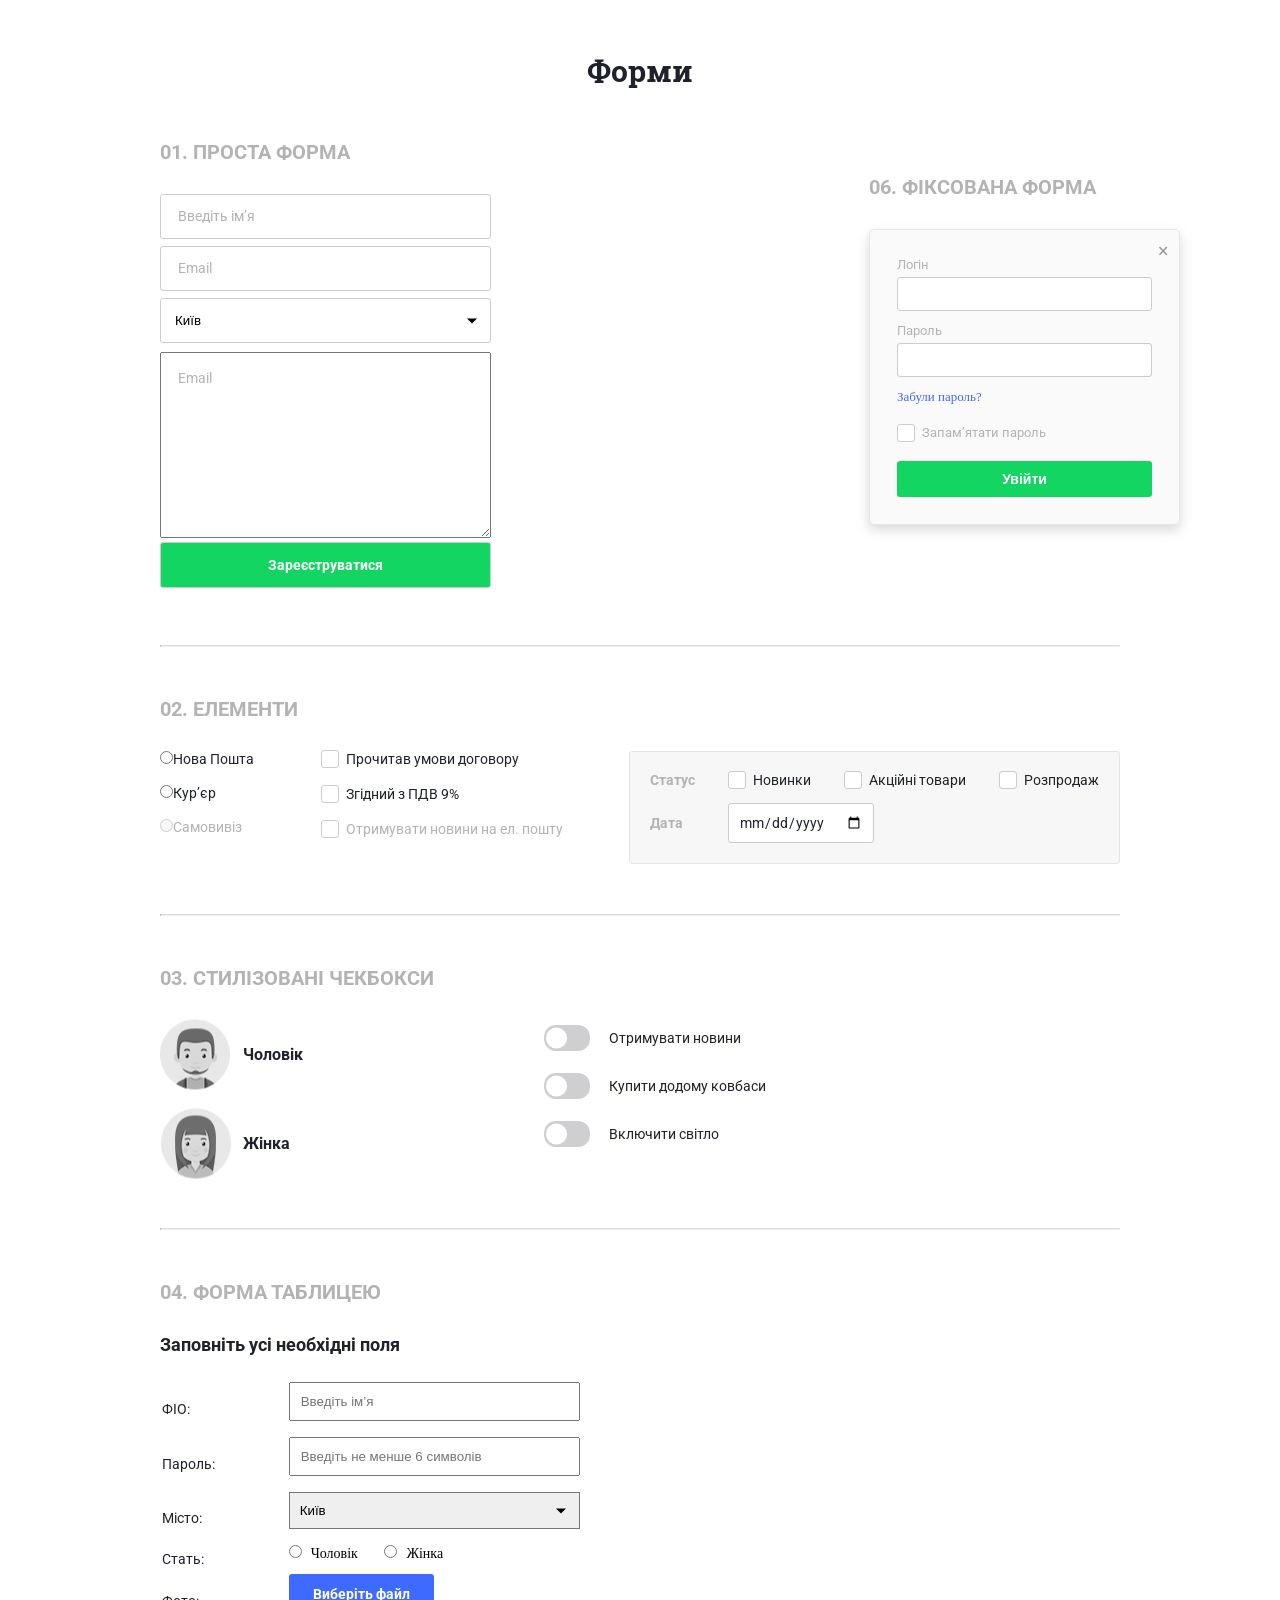
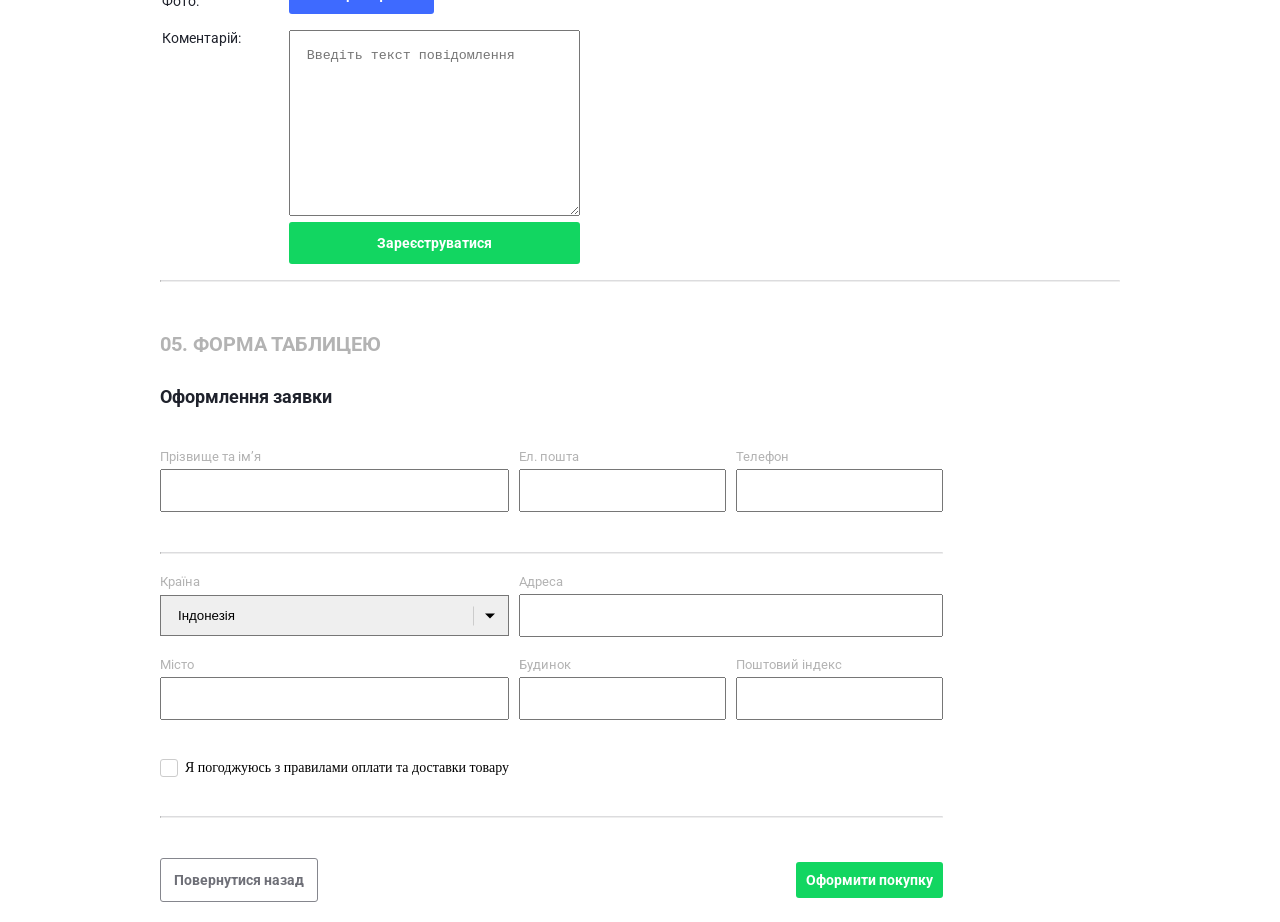
<file: index.html>
<!DOCTYPE html>
<html lang="uk">

<head>
    <meta charset="UTF-8">
    <meta http-equiv="X-UA-Compatible" content="IE=edge">
    <meta name="viewport" content="width=device-width, initial-scale=1.0">
    <link rel="preconnect" href="https://fonts.googleapis.com">
    <link rel="preconnect" href="https://fonts.gstatic.com" crossorigin>
    <link href="https://fonts.googleapis.com/css2?family=Roboto+Slab:wght@700&family=Roboto:wght@400;700&display=swap"
        rel="stylesheet">
    <link rel="stylesheet" href="css/style.css">
    <title>Document</title>
</head>

<body>
    <header>
        <div class="header-title">
            <h1>Форми</h1>
        </div>
        <div class="wrapper">
            <section class="easy-form">
                <h2>01. проста форма</h2>
                <form action="index.php" method="post">
                    <label><input type="text" name="name" placeholder="Введіть ім’я"></label>
                    <label><input type="email" name="email" placeholder="Email"></label>
                    <label class="city arow">
                        <select name="city">
                            <option disabled>Ваше місто</option>
                            <option value="kyiv">Київ</option>
                            <option value="Lviv">Львів</option>
                            <option value="Khmelnytskyi">Хмельницький</option>
                        </select>
                    </label>
                    <textarea name="email-info" cols="30" rows="10" placeholder="Email"></textarea>
                    <label><input type="submit" value="Зареєструватися"></label>
                </form>
            </section>
            <hr>
        </div>
    </header>
    <main>
        <div class="wrapper">
            <h2>02. елементи</h2>
            <section class="df-sb elements">
                <form class="delivery" action="index.php" method="post">
                    <label><input type="radio" name="delivery" value="Nova_Pochta">Нова Пошта</label>
                    <label><input type="radio" name="delivery" value="Courier">Кур’єр</label>
                    <label class="disabled"><input type="radio" value="Self_pickup" disabled>Самовивіз</label>
                </form>
                <form class="news-checkbox" action="index.php" method="post">
                    <div>
                        <input type="checkbox" name="newsE-mail" id="newsE-mail">
                        <label for="newsE-mail">Прочитав умови договору</label>
                    </div>
                    <div>
                        <input type="checkbox" name="consent" id="consent">
                        <label for="consent">Згідний з ПДВ 9%</label>
                    </div>
                    <div>
                        <input type="checkbox" name="news_on_email" id="get_news" disabled>
                        <label for="get_news">Отримувати новини на ел. пошту</label>
                    </div>
                </form>
                <form class="status-date" action="index.php" method="post">
                    <div class="status df">
                        <h3>Статус</h3>
                        <div><input type="checkbox" name="news" id="news"><label for="news">Новинки</label></div>
                        <div><input type="checkbox" name="action" id="action"><label for="action">Акційні товари</label>
                        </div>
                        <div><input type="checkbox" name="sale" id="sale"><label for="sale">Розпродаж</label></div>
                    </div>
                    <div class="df date-form">
                        <h3>Дата</h3>
                        <label><input type="date" id=""></label>
                    </div>
                </form>
            </section>
            <hr>
            <h2>03. стилізовані чекбокси</h2>
            <section class="style-checkbox df-sb">
                <form action="index.php" method="post" class="gender df">
                    <div>
                        <input type="radio" name="gender" id="man" value="man">
                        <label for="man">Чоловік</label>
                    </div>
                    <div>
                        <input type="radio" name="gender" id="woman" value="woman">
                        <label for="woman">Жінка</label>
                    </div>
                </form>
                <form action="index.php" method="post" class="style-checkbox-container">
                    <div>
                        <input type="checkbox" name="Receive_news" id="Receive_news">
                        <label for="Receive_news">Отримувати новини</label>
                    </div>
                    <div>
                        <input type="checkbox" name="Buy_home_sausages" id="Buy_home_sausages">
                        <label for="Buy_home_sausages">Купити додому ковбаси</label>
                    </div>
                    <div>
                        <input type="checkbox" name="Turn_on_the_light" id="Turn_on_the_light">
                        <label for="Turn_on_the_light">Включити світло</label>
                    </div>
                </form>
            </section>
            <hr>
            <section class="table-form">
                <h2>04. форма таблицею</h2>
                <p>Заповніть усі необхідні поля</p>
                <form action="input.php" method="post">
                    <table>
                        <tr>
                            <td>ФІО:</td>
                            <td><input type="text" placeholder="Введіть ім’я"></td>
                        </tr>
                        <tr>
                            <td>Пароль:</td>
                            <td><input type="password" placeholder="Введіть не менше 6 символів"></td>
                        </tr>
                        <tr>
                            <td>Місто:</td>
                            <td>
                                <label class="arow">
                                    <select name="my_city">
                                        <option disabled>Ваше місто</option>
                                        <option value="kyiv">Київ</option>
                                        <option value="Lviv">Львів</option>
                                        <option value="Khmelnytskyi">Хмельницький</option>
                                    </select>
                                </label>
                            </td>
                        </tr>
                        <tr>
                            <td>Стать:</td>
                            <td>
                                <label><input type="radio" name="sex">Чоловік</label>
                                <label><input type="radio" name="sex">Жінка</label>
                            </td>
                        </tr>
                        <tr>
                            <td>Фото:</td>
                            <td>
                                <input type="file" name="file" id="file">
                                <label for="file">Виберіть файл</label>
                            </td>
                        </tr>
                        <tr>
                            <td>Коментарій:</td>
                            <td>
                                <textarea cols="30" rows="10" placeholder="Введіть текст повідомлення"></textarea>
                            </td>
                        </tr>
                        <tr>
                            <td></td>
                            <td colspan="2"><input type="submit" value="Зареєструватися"></td>
                        </tr>
                    </table>
                </form>
            </section>
            <hr>
            <section class="table-application">
                <h2>05. форма таблицею</h2>
                <p>Оформлення заявки</p>
                <form action="index.php" method="post">
                    <table>
                        <tr>
                            <td><input type="text" id="name"><label for="name">Прізвище та ім’я</label></td>
                            <td><input type="email" id="mail"><label for="mail">Ел. пошта</label></td>
                            <td><input type="tel" id="tel"><label for="tel">Телефон</label></td>
                        </tr>
                        <tr>
                            <td colspan="3">
                                <hr>
                            </td>
                        </tr>
                        <tr>
                            <td>
                                <div class="arow select-arow">
                                    <select name="country" id="country">
                                        <option value="Індонезія">Індонезія</option>
                                        <option value="Україна">Україна</option>
                                        <option value="Польша">Польша</option>
                                        <option value="Велика Британія">Велика Британія</option>
                                        <option value="Індія">Індія</option>
                                    </select>
                                </div>
                                <label for="country">Країна</label>
                            </td>
                            <td colspan="2"><input type="text"><label for="">Адреса</label></td>
                        </tr>
                        <tr>
                            <td><input type="text" name="city" id="city"><label for="city">Місто</label></td>
                            <td><input type="text" name="home" id="home"><label for="home">Будинок</label></td>
                            <td><input type="text" name="zip_code" id="zip_code"><label for="zip_code">Поштовий
                                    індекс</label></td>
                        </tr>
                        <tr>
                            <td class="3"><input type="checkbox" id="i_accept_the_rules"><label
                                    for="i_accept_the_rules">Я погоджуюсь з правилами оплати та доставки товару</label>
                            </td>
                        </tr>
                        <tr>
                            <td colspan="3">
                                <hr>
                            </td>
                        </tr>
                        <tr class="table-form-button">
                            <td><a href="/">Повернутися назад</a></td>
                            <td></td>
                            <td><input type="submit" value="Оформити покупку"></td>
                        </tr>
                    </table>
                </form>
            </section>
            <section class="fixed_form">
                <h2>06. фіксована форма</h2>
                <form action="index.html" method="post">
                    <span>&times;</span>
                    <div><input type="text"><label for="">Логін</label></div>
                    <div><input type="password"><label for="">Пароль</label></div>
                    <a href="#">Забули пароль?</a>
                    <div><input type="checkbox" name="remember" id="remember"><label for="remember">Запам’ятати пароль</label></div>
                    <div><input type="submit" value="Увійти"></div>
                </form>
            </section>
        </div>
    </main>
</body>

</html>
</file>
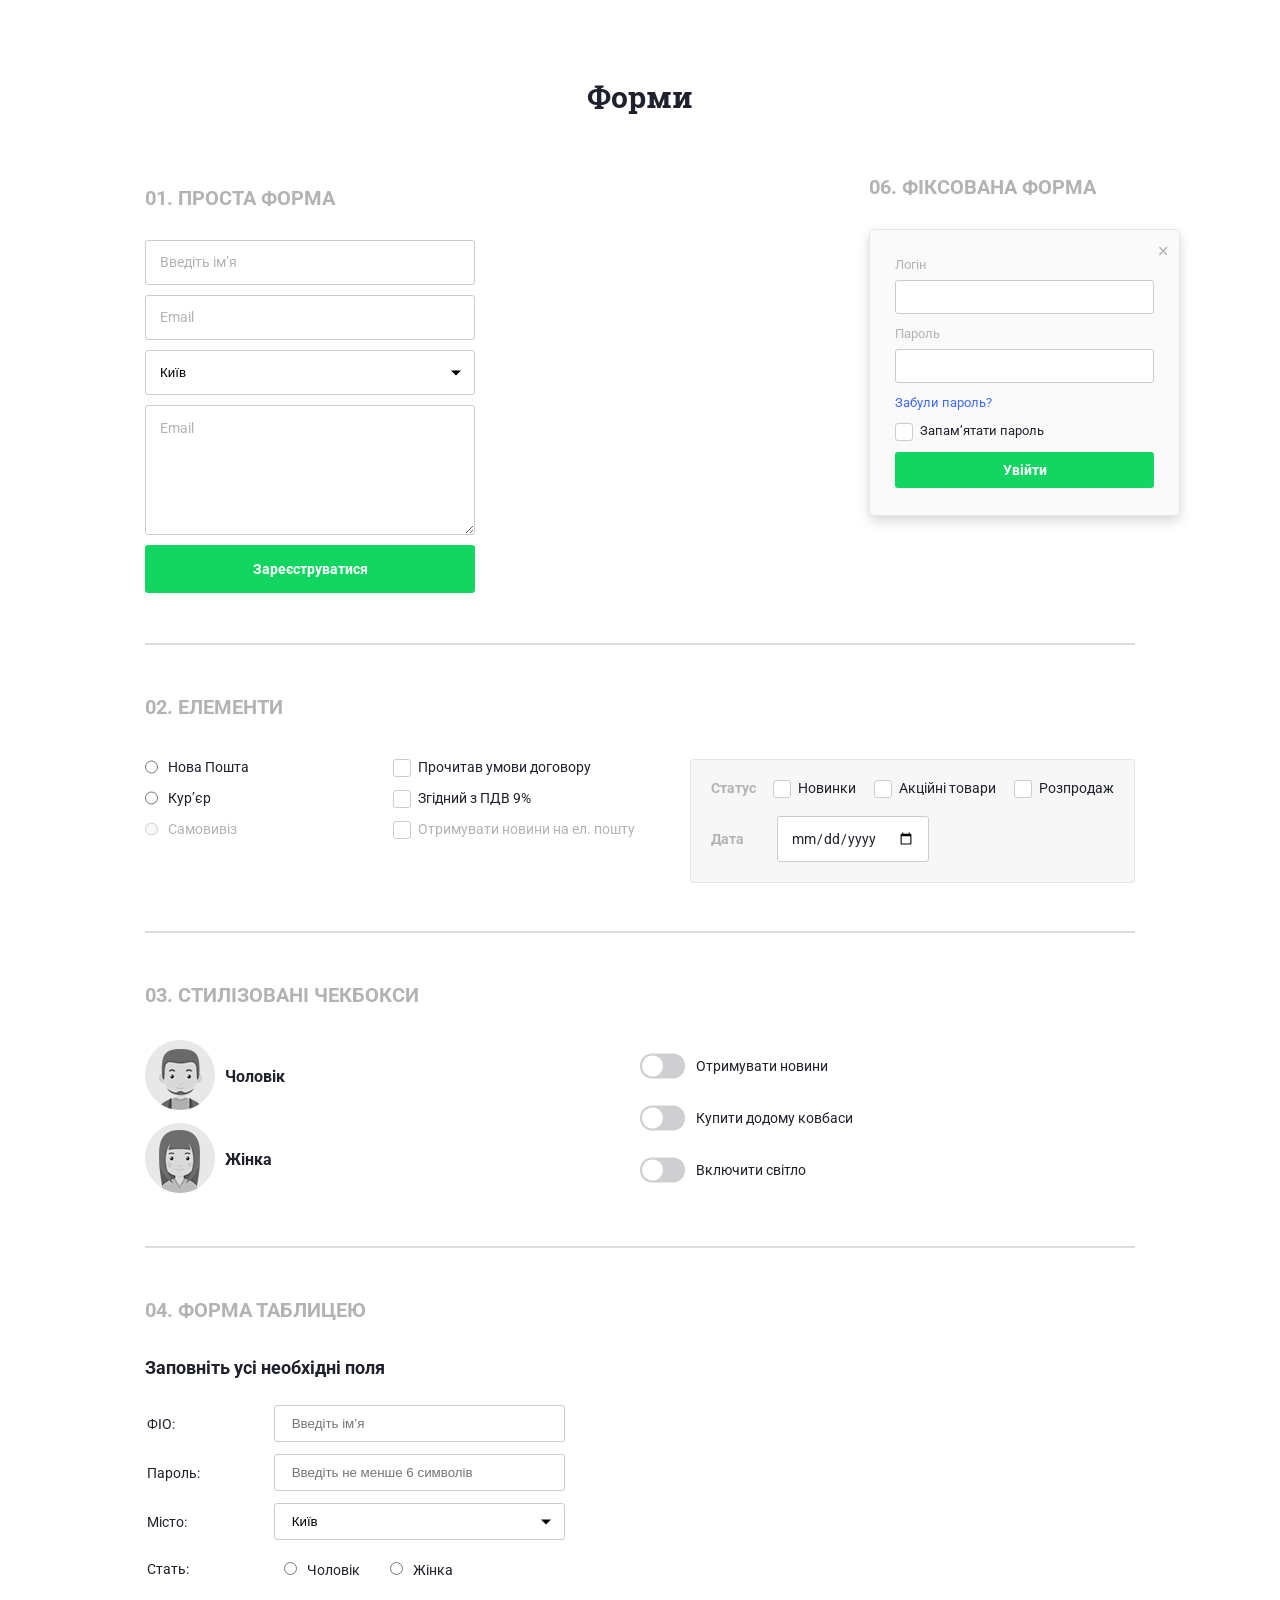
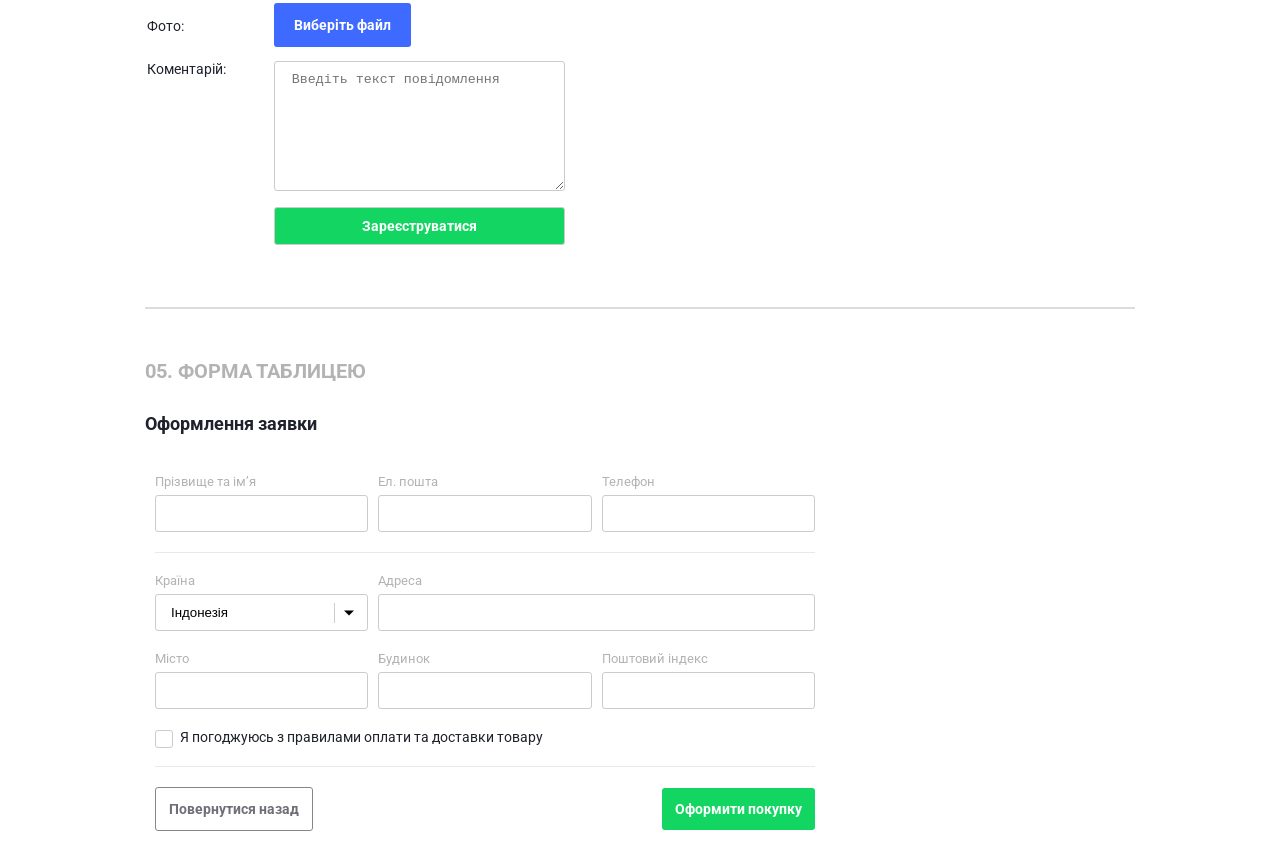
<file: docs/index.html>
<!DOCTYPE html><html lang="uk"><head><meta charset="UTF-8"><meta http-equiv="X-UA-Compatible" content="IE=edge"><meta name="viewport" content="width=device-width, initial-scale=1.0"><link rel="stylesheet" href="css/styles.css"><link rel="preconnect" href="https://fonts.googleapis.com">
<link rel="preconnect" href="https://fonts.gstatic.com" crossorigin>
<link href="https://fonts.googleapis.com/css2?family=Roboto+Slab:wght@700&family=Roboto:ital,wght@0,400;0,700;1,400;1,700&display=swap" rel="stylesheet"><title>Форми</title></head><body> <header><div class="wrapper"><div class="title"><h1>Форми</h1></div><section><div class="easy-form-container"><p class="form-name">01. проста форма</p><form class="easy-form" action="index.php" method="post"><label> <input class="input-style" type="text" name="name" placeholder="Введіть ім’я"></label><label><input class="input-style" type="email" name="email" placeholder="Email"></label><label class="select-arow arow"><select class="input-style" name="city"><option disabled>Ваше місто</option><option value="kyiv">Київ</option><option value="Lviv">Львів</option><option value="Khmelnytskyi">Хмельницький</option></select></label><textarea class="input-style" name="sms" cols="30" rows="10" placeholder="Email"></textarea><label><button class="register-button" type="submit">Зареєструватися</button></label></form></div></section><hr></div></header><main><div class="wrapper"><section class="elements-section"><div class="elements-container"><p class="form-name">02. елементи</p><form class="elements-form" action="index.php" method="post"><div class="delivery-container"><div class="delivery"><label class="flex-input"><input type="radio" name="delivery"><p>Нова Пошта  </p></label><label class="flex-input"><input type="radio" name="delivery"><p>Кур’єр</p></label><label class="flex-input disable"><input type="radio" name="delivery" disabled><p>Самовивіз</p></label></div><div class="news-checkbox"><div>                               <input type="checkbox" name="terms" id="terms"><label class="flex-input style-checkbox" for="terms"><p>Прочитав умови договору  </p></label></div><div><input type="checkbox" name="pdvCompliant" id="pdvCompliant"><label class="flex-input style-checkbox" for="pdvCompliant"><p>Згідний з ПДВ 9%</p></label></div><div><input type="checkbox" name="newsOnEmail" id="newsOnEmail" disabled><label class="flex-input disable style-checkbox" for="newsOnEmail"><p>Отримувати новини на ел. пошту</p></label></div></div></div><div class="date-container"><div class="status"><div class="disable"><p>Статус</p></div><div><input type="checkbox" name="news" id="news"><label class="flex-input style-checkbox" for="news"><p>Новинки  </p></label></div><div> <input type="checkbox" name="action" id="action"><label class="flex-input style-checkbox" for="action"><p>Акційні товари</p></label></div><div> <input type="checkbox" name="sale" id="sale"><label class="flex-input style-checkbox" for="sale"><p>Розпродаж</p></label></div></div><div class="date"><div class="disable"><p>Дата</p></div><div> <input type="date" name="date"></div></div></div></form></div></section><hr><section class="style-checkbox-section"><p class="form-name">03. стилізовані чекбокси </p><form class="style-checkbox-form" action="index.php" method="post"><div class="gender"><div class="boy"><input type="radio" name="gender" id="boy"><label for="boy"> <p>Чоловік</p></label></div><div class="girl"><input type="radio" name="gender" id="girl"><label for="girl"> <p>Жінка</p></label></div></div><div class="style-checkbox-container"><div> <input type="checkbox" name="get_news" id="get_news"><label for="get_news"> <p>Отримувати новини</p></label></div><div> <input type="checkbox" name="shopping" id="shopping"><label for="shopping"> <p>Купити додому ковбаси</p></label></div><div> <input type="checkbox" name="turn ligt" id="turn ligt"><label for="turn ligt"> <p>Включити світло</p></label></div></div></form></section><hr><section class="table-form-section"><p class="form-name">04. форма таблицею</p><p class="duty">Заповніть усі необхідні поля</p><table><tr><td> <label for="table-name"> <p>ФІО:</p></label></td><td> <input type="text" name="table-name" id="table-name" placeholder="Введіть ім’я"></td></tr><tr><td> <label for="table-password"> <p>Пароль:</p></label></td><td> <input type="text" name="table-name" id="table-password" placeholder="Введіть не менше 6 символів" minlength="6"></td></tr><tr><td> <label for="table-city"> <p>Місто:</p></label></td><td><label class="arow"><select class="input-style arow" name="city" id="table-city"><option disabled>Ваше місто</option><option value="kyiv">Київ</option><option value="Lviv">Львів</option><option value="Khmelnytskyi">Хмельницький</option></select></label></td></tr><tr><td> <label for="table-boy"> <p>Стать:</p></label></td><td class="table-gender-td"><label class="table-gender"><input type="radio" name="table-gender" id="table-boy"><p>Чоловік</p></label><label class="table-gender"><input type="radio" name="table-gender" id="table-girl"><p>Жінка</p></label></td></tr><tr><td class="table-file"><label for="table-foto"> <p>Фото:</p></label></td><td class="table-file"><input type="file" name="table-foto" id="table-foto"><label for="table-foto">Виберіть файл</label></td></tr><tr class="table-textarea"><td> <label for="comments"> <p>Коментарій:</p></label></td><td> <textarea name="comments" placeholder="Введіть текст повідомлення" cols="30" rows="10" id="comments"></textarea></td></tr><tr> <td></td><td> <input type="submit" value="Зареєструватися"></td></tr></table></section><hr><section class="big-table-form"><p class="form-name">05. форма таблицею</p><p class="design">Оформлення заявки</p><form action="index.php" method="post"> <table><thead><tr><td><label for="name-registration"> <p>Прізвище та ім’я</p></label><input type="text" name="name-registration" id="name-registration"></td><td><label for="email-registration"> <p>Ел. пошта</p></label><input type="text" name="email-registration" id="email-registration"></td><td><label for="table-phone"> <p>Телефон</p></label><input type="text" name="table-phone" id="table-phone"></td></tr><tr class="hr-tr"><td colspan="3"><hr></td></tr></thead><tbody> <tr><td><label for="country"> <p>Країна</p></label><label class="arow line"><select class="input-style arow" name="country" id="country"><option value="Indonesia">Індонезія</option><option value="Ukraine">Україна</option><option value="Brazil">Бразилія</option><option value="Germany">Німетчина</option></select></label></td><td colspan="2"><label for="address"><p>Адреса</p></label><input type="text" name="address"></td></tr><tr><td><label for="name-registration"> <p>Місто</p></label><input type="text" name="name-registration" id="name-registration"></td><td><label for="email-registration"> <p>Будинок</p></label><input type="text" name="email-registration" id="email-registration"></td><td><label for="table-phone"> <p>Поштовий індекс</p></label><input type="text" name="table-phone" id="table-phone"></td></tr></tbody><tfoot><tr><td colspan="3"><input type="checkbox" name="rules" id="rules"><label class="flex-input style-checkbox" for="rules"><p>Я погоджуюсь з правилами оплати та доставки товару </p></label></td></tr><tr> <td colspan="3"><hr></td></tr><tr><td> <a class="table-button" href="#">Повернутися назад</a></td><td colspan="2"><button class="table-submit" type="submit">Оформити покупку</button></td></tr></tfoot></table></form></section></div></main><footer><section class="fixed_form"><p class="form-name">06. фіксована форма</p><form action="index.php" method="post"><span>×</span><div> <label class="input-label" for="login"><p>Логін</p><input type="text" name="login" id="login"></label></div><div> <label class="input-label" for="fixed-password"><p>Пароль</p><input type="password" name="fixed-password" id="fixed-password"></label></div><div class="forgot-password"><a href="#">Забули пароль?</a></div><div class="remember"><input type="checkbox" name="remember" id="remember"><label for="remember"><p>Запам’ятати пароль</p></label></div><div class="enter"><a href="#">Увійти</a></div></form></section></footer></body></html>
</file>
<file: css/style.css>
* {
    margin: 0;
    padding: 0;
    box-sizing: border-box;
}

select {
    appearance: none;
}

html {
    font-size: 1px;
}

body {
    font-size: 14rem;
}

.df {
    display: flex;
}

.df-sb {
    display: flex;
    justify-content: space-between;
}

.wrapper {
    margin: auto;
    max-width: 960px;
}

.header-title {
    width: 100%;
    min-height: 140px;
    display: flex;
    justify-content: center;
    align-items: center;
}

h1 {
    font-size: 30rem;
    color: #1f222c;
    font-weight: 700;
    font-family: "Roboto Slab";
    text-align: center;
}

.easy-form {
    width: 331px;
}

h2 {
    font-size: 20rem;
    letter-spacing: 0px;
    text-transform: uppercase;
    color: #b3b3b3;
    font-weight: 700;
    font-family: "Roboto";
    margin-bottom: 30px;
}

.easy-form input {
    width: 100%;
    padding: 14px 17px;
    border-radius: 3px;
    margin-bottom: 7px;
    border: 1px solid #ccc;
    outline: none;
}

.easy-form input:focus,
.easy-form textarea:focus {
    font-size: 14rem;
    color: #1f222c;
    font-family: "Roboto";
    filter: drop-shadow(0 0 2.5px rgba(62, 106, 255, 0.55));
    border: 1px solid #3e6aff;
}

.easy-form select {
    background: transparent;
    width: 100%;
    margin-bottom: 9px;
    padding: 14px;
    border-radius: 3px;
    border: 1px solid #ccc;
    appearance: none;
}

.arow {
    position: relative;
}

.arow::before {
    content: "";
    position: absolute;
    top: 50%;
    right: 14px;
    transform: translateY(-25%);
    border: 5px solid transparent;
    border-top-color: #000;
}

.easy-form select::before {
    content: "";
    position: absolute;
    display: inline-block;
    top: 50%;
    right: 14px;
    border-top: 5px solid #1f222c;
    transform: translate(-50%);
}

.easy-form textarea {
    width: 100%;
    min-height: 131px;
    max-height: 260px;
    padding: 17px;
    outline: none;
    resize: vertical;
}

.easy-form textarea::placeholder,
.easy-form input::placeholder {
    font-size: 14rem;
    color: #b3b3b3;
    font-family: "Roboto";
}

.easy-form input[type="submit"] {
    border-radius: 3px;
    background-color: #12d661;
    transition: 0.3s;
    font-size: 14rem;
    color: #fff;
    font-weight: 700;
    font-family: "Roboto";
    text-align: center;
}

.easy-form input[type="submit"]:hover {
    background-color: #07be51;
    filter: drop-shadow(0px 2px 2.5px rgba(8, 118, 52, 0.35));
}

.easy-form {
    margin-bottom: 50px;
}

hr {
    border-top: 1px solid #dcdcde;
    margin-bottom: 50px;
}

.elements label {
    font-size: 14rem;
    color: #1f222c;
    font-family: "Roboto";
}

.style-checkbox {
    display: flex;
    justify-content: space-between;
}

.style-checkbox-container {
    width: 60%;
}

.delivery,
.news-checkbox,
.style-checkbox-container {
    display: flex;
    flex-direction: column;
    row-gap: 18px;
}

.delivery label {
    color: #1f222c;
    font-family: "Roboto";
}

.wrapper .disabled {
    color: #b3b3b3;
    font-family: "Roboto";
}

.news-checkbox input[disabled]+label {
    color: #b3b3b3;
    font-family: "Roboto";
}

.status-date {
    padding: 20px;
    min-width: 474px;
    border-radius: 3px;
    background-color: #f7f7f7;
    border: 1px solid #e5e5e5;
    margin-bottom: 50px;
}

.status-date h3 {
    font-size: 14rem;
    color: #b3b3b3;
    font-weight: 700;
    font-family: "Roboto";
}

.status {
    width: 100%;
    margin-bottom: 14px;
    column-gap: 33px;
}

.elements input[type="checkbox"],
.table-application table input[type="checkbox"] {
    display: none;
}

.status label,
.news-checkbox label,
.table-application table tr:nth-child(5) label,
.fixed_form form input[type="checkbox"]+label {
    position: relative;
    padding-left: 25px;
}

.status label::before,
.news-checkbox label::before,
.table-application table tr:nth-child(5) label::before,
.fixed_form form input[type="checkbox"]+label::before {
    content: "";
    width: 16px;
    height: 16px;
    position: absolute;
    top: 50%;
    left: 0;
    transform: translateY(-50%);
    border-radius: 3px;
    background-color: #fff;
    border: 1px solid #ccc;
}

.status input:checked+label::before,
.news-checkbox input:checked+label::before,
.table-application table tr:nth-child(5):checked+label::before .fixed_form form input[type="checkbox"]:checked+label {
    border: 1px solid #3e6aff;
}

.status input:checked+label::after,
.news-checkbox input:checked+label::after,
.table-application table tr:nth-child(5) input:checked+label::after,
.fixed_form form input[type="checkbox"]:checked+label::after {
    content: "";
    position: absolute;
    top: 4px;
    left: 5px;
    width: 7px;
    height: 4px;
    transform: rotate(-45deg);
    border: 2px solid #244dd7;
    border-top: none;
    border-right: none;
}

.date-form {
    align-items: center;
    column-gap: 45px;
}

.date-form input[type="date"] {
    font-size: 14rem;
    color: #1f222c;
    font-family: "Roboto";
    padding: 10px;
    border-radius: 3px;
    background-color: #ffffff;
    border: 1px solid #cccccc;
}

.gender {
    flex-direction: column;
    row-gap: 70px;
    padding: 25px 0;
    margin-bottom: 50px;
}

.gender input,
.style-checkbox-container input {
    display: none;
}

.gender input:checked+label {
    font-size: 16rem;
    color: #3e6aff;
    font-weight: 700;
    font-family: "Roboto";
}

.gender label {
    position: relative;
    padding: 25px 0px 25px 83px;
    font-size: 16rem;
    color: #1f222c;
    font-weight: 700;
    font-family: "Roboto";
}

.gender label:before {
    content: '';
    width: 71px;
    height: 71px;
    position: absolute;
    top: 50%;
    left: 0;
    transform: translateY(-50%);
    background: url("../img/forms-sprite.png");
}

.gender label[for="woman"]:before {
    background-position: -72px 0;
}

.gender input:checked+label[for="man"]:before {
    background-position: 0 -72px;
}

.gender input:checked+label[for="woman"]:before {
    background-position: -72px -73px;
}

.style-checkbox-container label {
    position: relative;
    padding-left: 65px;
    color: #1f222c;
    font-family: "Roboto";
}

.style-checkbox-container {
    padding-top: 10px;
    row-gap: 31px;
}

.style-checkbox-container label::before {
    content: '';
    width: 46px;
    height: 26px;
    border-radius: 12px;
    background-color: #cfcfd1;
    transform: translateY(-50%);
    transition: 0.5s;
    position: absolute;
    top: 50%;
    left: 0;
}

.style-checkbox-container label::after {
    content: '';
    width: 21px;
    height: 21px;
    border-radius: 50%;
    background-color: #ffffff;
    transition: 0.3s;
    transform: translateY(-50%);
    position: absolute;
    top: 50%;
    left: 2px;
}

.style-checkbox-container input:checked+label::before {
    background-color: #3e6aff;
}

.style-checkbox-container input:checked+label::after {
    left: 22px;
}

.table-form>p {
    font-size: 18rem;
    color: #1f222c;
    font-weight: 700;
    font-family: "Roboto";
    margin-bottom: 25px;
}

.table-form table tr:nth-child(4) td:last-child label input {
    margin-right: 9px;
}

.table-form table tr:nth-child(4) td:last-child label:first-child {
    margin-right: 23px;
}

.table-form table tr td:first-child {
    width: 30%;
    font-size: 14rem;
    color: #1f222c;
    ;
    font-family: "Roboto";
}

.table-form table input[type="file"] {
    width: 0.1px;
    height: 0.1px;
    position: absolute;
    top: 0;
    left: 0;
    z-index: -1;
}

.table-form table label[for="file"] {
    display: inline-block;
    width: 50%;
    padding: 12px;
    margin-bottom: 14px;
    border-radius: 3px;
    transition: 0.3s;
    background-color: #3e6aff;
    font-size: 14px;
    color: #fff;
    font-weight: 700;
    font-family: "Roboto";
    text-align: center;
}

.table-form table label[for="file"]:hover {
    filter: drop-shadow(0px 2px 2.5px rgba(15, 40, 126, 0.35));
    background-color: #2857f4;
}

.table-form table tr:nth-child(6) td:first-child {
    vertical-align: top;
}

.table-form table input[type="text"],
.table-form table input[type="password"],
.table-form table select,
.table-form table textarea {
    outline: none;
    width: 100%;
    padding: 10px;
}

.table-form table input[type="text"]:focus,
.table-form table input[type="password"]:focus,
.table-form table select:focus,
.table-form table textarea:focus {
    filter: drop-shadow(0 0 2.5px rgba(62, 106, 255, 0.55));
    background-color: #ffffff;
    border: 1px solid #3e6aff;
}

.table-form table textarea {
    min-height: 131px;
    max-height: 260px;
    padding: 17px;
    resize: vertical;
}

.table-form table tr input,
.table-form table tr select {
    margin-bottom: 14px;
}

.table-form table tr input[type="submit"] {
    font-size: 14rem;
    color: #fff;
    font-weight: 700;
    font-family: "Roboto";
    text-align: center;
    transition: 0.3s;
    width: 100%;
    padding: 13px;
    border-radius: 3px;
    border: none;
    background-color: #12d661;
}

.table-form table tr input[type="submit"]:hover {
    filter: drop-shadow(0px 2px 2.5px rgba(8, 118, 52, 0.35));
    background-color: #07be51;
}

.table-application>p {
    font-size: 18rem;
    color: #1f222c;
    font-weight: 700;
    font-family: "Roboto";
    margin-bottom: 22px;
}

.table-application table {
    border-spacing: 10px 20px;
    margin: 0 -10px;
}

.table-application hr {
    margin: 0;
}

.table-application td {
    position: relative;
    padding-top: 20px;
}

.table-application form input:not([type="submit"]):not([type="checkbox"]),
.table-application form select {
    padding: 12px 17px;
    width: 100%;
}

.i_accept_the_rules {
    font-size: 14px;
    color: #1f222c;
    font-family: "Roboto";
}

.table-application form label:not([for="i_accept_the_rules"]) {
    font-size: 13rem;
    color: #b3b3b3;
    font-family: "Roboto";
    position: absolute;
    top: 0;
    left: 0;
}

.table-form-button a {
    display: inline-block;
    padding: 13px;
    border-radius: 3px;
    background-color: #fff;
    border: 1px solid #85868d;
    text-decoration: none;
    font-size: 14rem;
    color: #6e6f77;
    font-weight: 700;
    font-family: "Roboto";
    text-align: center;
    transition: 0.3s;
}

.table-form-button a:hover {
    background-color: #85868d;
    color: #fff;
}

.table-form-button td:nth-child(3) {
    text-align: right;
}

.table-form-button input[type="submit"] {
    display: inline-block;
    border-radius: 3px;
    background-color: #12d661;
    padding: 10px;
    border: none;
    font-size: 14rem;
    color: #fff;
    font-weight: 700;
    font-family: "Roboto";
    text-align: center;
    transition: 0.3s;
}

.table-form-button input[type="submit"]:hover {
    filter: drop-shadow(0px 2px 2.5px rgba(8, 118, 52, 0.35));
    background-color: #07be51;
}

.select-arow::after {
    content: '';
    width: 1px;
    height: 19px;
    background-color: #ccc;
    position: absolute;
    top: 50%;
    right: 35px;
    transform: translateY(-50%);
}

.fixed_form form {
    width: 311px;
    padding: 27px;
    border-radius: 5px;
    filter: drop-shadow(0px 5px 6px rgba(0, 0, 0, 0.15));
    background-color: #fafafa;
    border: 1px solid #e6e6e6;
}

.fixed_form form input[type="text"],
.fixed_form form input[type="password"] {
    padding: 8px 15px;
    margin-bottom: 12px;
    font-size: 14rem;
    color: #1f222c;
    font-family: "Roboto";
    outline: none;
    border-radius: 3px;
    border: 1px solid #ccc;
}

.fixed_form form input[type="text"]:focus,
.fixed_form form input[type="password"]:focus {
    filter: drop-shadow(0 0 2.5px rgba(62, 106, 255, 0.55));
    border: 1px solid #3e6aff;
}

.fixed_form form div {
    padding-top: 20px;
    position: relative;
}

.fixed_form form div label {
    position: absolute;
    top: 0;
    left: 0;
    font-size: 13rem;
    color: #b3b3b3;
    font-family: "Roboto";
}

.fixed_form form input:not([type="checkbox"]) {
    width: 100%;
}

.fixed_form form input[type="submit"] {
    padding: 10px;
    border-radius: 3px;
    background-color: #12d661;
    transition: 0.3s;
    font-size: 14rem;
    color: #fff;
    font-weight: 700;
    text-align: center;
    border: none;
}

.fixed_form form input[type="submit"]:hover {
    filter: drop-shadow(0px 2px 2.5px rgba(8, 118, 52, 0.35));
    background-color: #07be51;
}

.fixed_form form a {
    display: inline-block;
    text-decoration: none;
    font-size: 13rem;
    color: #3e6aff;
}

.fixed_form form a:hover {
    text-decoration: underline;
}

.fixed_form form input[type="checkbox"] {
    display: none;
}

.fixed_form {
    position: fixed;
    top: 175px;
    right: 100px;
}

.fixed_form form {
    position: relative;
}

.fixed_form form span {
    position: absolute;
    top: 10px;
    right: 10px;
    font-size: 20px;
    color: #949494;
    font-weight: bold;
}
</file>
<file: docs/css/styles.css>
.elements-container .form-name{margin-bottom:40px}.disable p{color:#b3b3b3!important}input[type=checkbox]{display:none}.style-checkbox{position:relative;padding-left:25px}.style-checkbox:before{content:"";position:absolute;top:0;left:0;width:16px;height:16px;border-radius:3px;background-color:#fff;border:1px solid #ccc;-webkit-transition:.3s;-o-transition:.3s;transition:.3s}input:checked+.style-checkbox:before{border:1px solid #3e6aff}input:checked+.style-checkbox:after{content:"";position:absolute;top:4px;left:5px;-webkit-transform:rotate(-45deg);-ms-transform:rotate(-45deg);transform:rotate(-45deg);width:7px;height:5px;border:2px solid #244dd7;border-top:none;border-right:none}.elements-section{margin-bottom:48px}.elements-form{display:-webkit-box;display:-webkit-flex;display:-ms-flexbox;display:flex;-webkit-box-pack:justify;-webkit-justify-content:space-between;-ms-flex-pack:justify;justify-content:space-between}.elements-form .delivery-container{display:-webkit-box;display:-webkit-flex;display:-ms-flexbox;display:flex;width:50%}.elements-form .delivery,.elements-form .news-checkbox{display:-webkit-box;display:-webkit-flex;display:-ms-flexbox;display:flex;-webkit-box-orient:vertical;-webkit-box-direction:normal;-webkit-flex-direction:column;-ms-flex-direction:column;flex-direction:column;gap:15px;width:50%}.elements-form p{font-size:14rem;color:#1f222c;font-family:Roboto}.elements-form .flex-input{display:-webkit-box;display:-webkit-flex;display:-ms-flexbox;display:flex;gap:10px}.date-container{display:-webkit-box;display:-webkit-flex;display:-ms-flexbox;display:flex;-webkit-box-orient:vertical;-webkit-box-direction:normal;-webkit-flex-direction:column;-ms-flex-direction:column;flex-direction:column;gap:20px;width:45%;padding:20px;border-radius:3px;background-color:#f7f7f7;border:1px solid #e5e5e5}.date-container .disable{font-weight:700}.date-container .status{display:-webkit-box;display:-webkit-flex;display:-ms-flexbox;display:flex;-webkit-box-pack:justify;-webkit-justify-content:space-between;-ms-flex-pack:justify;justify-content:space-between;-webkit-box-align:center;-webkit-align-items:center;-ms-flex-align:center;align-items:center}.date-container .date{display:-webkit-box;display:-webkit-flex;display:-ms-flexbox;display:flex;-webkit-box-align:center;-webkit-align-items:center;-ms-flex-align:center;align-items:center;gap:33px}.date-container .date input[type=date]{padding:13px;border-radius:3px;background-color:#fff;border:1px solid #ccc;font-size:14rem;color:#1f222c;font-family:Roboto}.style-checkbox-section{margin-bottom:50px}.style-checkbox-section .style-checkbox-form{display:-webkit-box;display:-webkit-flex;display:-ms-flexbox;display:flex;-webkit-box-pack:justify;-webkit-justify-content:space-between;-ms-flex-pack:justify;justify-content:space-between}.style-checkbox-section .form-name{margin-bottom:33px}.style-checkbox-section .gender{width:50%;display:-webkit-box;display:-webkit-flex;display:-ms-flexbox;display:flex;-webkit-box-orient:vertical;-webkit-box-direction:normal;-webkit-flex-direction:column;-ms-flex-direction:column;flex-direction:column;gap:10px}.style-checkbox-section .gender div{display:-webkit-box;display:-webkit-flex;display:-ms-flexbox;display:flex;gap:10px}.style-checkbox-section .gender div p{font-size:16px;color:#1f222c;font-weight:700;font-family:Roboto}.style-checkbox-section .gender div input{display:none}.style-checkbox-section .gender div label{position:relative;padding:27px 0 27px 80px}.style-checkbox-section .gender div label::before{content:"";width:70px;height:70px;position:absolute;top:0;left:0;background:url(../img/forms-sprite.png)}.style-checkbox-section .gender .boy input:checked+label:before{background-position:0 71px}.style-checkbox-section .gender .girl label::before{background-position:70px 0}.style-checkbox-section .gender .girl input:checked+label:before{background-position:70px 70px}.style-checkbox-section .style-checkbox-container{width:50%;display:-webkit-box;display:-webkit-flex;display:-ms-flexbox;display:flex;-webkit-box-orient:vertical;-webkit-box-direction:normal;-webkit-flex-direction:column;-ms-flex-direction:column;flex-direction:column;-webkit-justify-content:space-around;-ms-flex-pack:distribute;justify-content:space-around}.style-checkbox-section .style-checkbox-container div{display:-webkit-box;display:-webkit-flex;display:-ms-flexbox;display:flex}.style-checkbox-section .style-checkbox-container div input{display:none}.style-checkbox-section .style-checkbox-container div label{position:relative;padding-left:56px}.style-checkbox-section .style-checkbox-container div label p{font-size:14px;color:#1f222c;font-family:Roboto}.style-checkbox-section .style-checkbox-container div label::before{content:"";width:45px;height:25px;border-radius:12px;-webkit-transition:.3s;-o-transition:.3s;transition:.3s;background-color:#cfcfd1;-webkit-transform:translateY(-50%);-ms-transform:translateY(-50%);transform:translateY(-50%);position:absolute;top:50%;left:0}.style-checkbox-section .style-checkbox-container div label::after{content:"";width:21px;height:21px;border-radius:11px;-webkit-transition:.3s;-o-transition:.3s;transition:.3s;background-color:#fff;-webkit-transform:translateY(-50%);-ms-transform:translateY(-50%);transform:translateY(-50%);position:absolute;top:50%;left:2px}.style-checkbox-section .style-checkbox-container div input:checked+label::before{background-color:#3e6aff}.style-checkbox-section .style-checkbox-container div input:checked+label:after{left:22px}.table-form-section textarea{resize:vertical;min-height:130px;height:130px;max-height:200px}.table-form-section input[type=file]{width:.1px;height:.1px;position:absolute;top:0;left:0;z-index:-1}.table-form-section input[type=file]+label{border-radius:3px;-webkit-transition:.2s;-o-transition:.2s;transition:.2s;background-color:#3e6aff;padding:14px 20px;font-size:14px;color:#fff;font-weight:700;font-family:Roboto}.table-form-section input[type=file]+label:hover{-webkit-filter:drop-shadow(0 2px 2.5px rgba(15, 40, 126, .35));filter:drop-shadow(0 2px 2.5px rgba(15, 40, 126, .35));background-color:#2857f4}.table-form-section input[type=submit]{border-radius:3px;background-color:#12d661;-webkit-transition:.2s;-o-transition:.2s;transition:.2s;font-size:14rem;color:#fff;font-weight:700;font-family:Roboto}.table-form-section input[type=submit]:hover{-webkit-filter:drop-shadow(0 2px 2.5px rgba(8, 118, 52, .35));filter:drop-shadow(0 2px 2.5px rgba(8, 118, 52, .35));background-color:#07be51}.table-form-section .table-file{padding:20px 0 25px}.table-form-section table{margin-bottom:50px}.table-form-section table p{font-size:14rem;color:#1f222c;font-family:Roboto}.table-form-section table tr td{padding-bottom:10px}.table-form-section table tr td:first-child{width:30%}.table-form-section input:not(input[type=radio],input[type=file]),.table-form-section select,.table-form-section textarea{width:100%;padding:10px 17px;border-radius:3px;outline:0;border:1px solid #ccc}.table-form-section input:focus:not(input[type=radio],input[type=file],input[type=submit]),.table-form-section select:focus,.table-form-section textarea:focus{-webkit-filter:drop-shadow(0 0 2.5px rgba(62, 106, 255, .55));filter:drop-shadow(0 0 2.5px rgba(62, 106, 255, .55));background-color:#fff;border:1px solid #3e6aff}.table-form-section td{vertical-align:middle}.table-form-section .table-textarea td{vertical-align:top}.table-form-section .form-name{margin-bottom:35px}.table-form-section .duty{font-size:18rem;color:#1f222c;font-weight:700;font-family:Roboto;margin-bottom:25px}.table-form-section .table-gender input{margin:10px}.table-form-section .table-gender p{display:inline-block;font-size:14rem;color:#1f222c;font-family:Roboto}.table-form-section .table-gender-td label{margin-right:20px}.arow{position:relative;background:0 0}.arow select{-webkit-appearance:none;-moz-appearance:none;appearance:none;background:0 0}.arow::before{content:"";z-index:-1;position:absolute;top:50%;right:14px;-webkit-transform:translateY(-25%);-ms-transform:translateY(-25%);transform:translateY(-25%);border:5px solid transparent;border-top-color:#000}.line select{-webkit-appearance:none;-moz-appearance:none;appearance:none;background:transparen}.line::after{content:"";z-index:-1;width:1px;height:20px;position:absolute;top:50%;right:33px;border-right:1px solid #ccc;-webkit-transform:translateY(-50%);-ms-transform:translateY(-50%);transform:translateY(-50%)}.big-table-form .form-name{margin-bottom:30px}.big-table-form .design{font-size:18rem;color:#1f222c;font-weight:700;font-family:Roboto;margin-bottom:20px}.big-table-form input:focus:not(input[type=radio]){outline:0;-webkit-filter:drop-shadow(0 0 2.5px rgba(62, 106, 255, .55));filter:drop-shadow(0 0 2.5px rgba(62, 106, 255, .55));border:1px solid #3e6aff}.big-table-form table{width:680px;border-spacing:10px 20px}.big-table-form hr{margin:0;border:none;border-bottom:1px solid #e9e9e9}.big-table-form tbody p,.big-table-form thead p{font-size:13rem;color:#b3b3b3;font-family:Roboto;margin-bottom:6px}.big-table-form input:not(input[type=radio]),.big-table-form select{width:100%;padding:10px 15px;border-radius:3px;border:1px solid #ccc}.big-table-form tfoot p{display:inline-block;font-size:14rem;color:#1f222c;font-family:Roboto}.big-table-form tfoot .table-button{display:inline-block;padding:13px;border-radius:3px;background-color:#fff;border:1px solid #85868d;text-decoration:none;font-size:14rem;color:#6e6f77;font-weight:700;font-family:Roboto;text-align:center;-webkit-transition:.3s;-o-transition:.3s;transition:.3s}.big-table-form tfoot .table-button:hover{background-color:#85868d;color:#fff}.big-table-form tfoot .table-submit{display:inline-block;padding:13px;border:none;border-radius:3px;background-color:#12d661;-webkit-transition:.3s;-o-transition:.3s;transition:.3s;font-size:14rem;color:#fff;font-weight:700;font-family:Roboto}.big-table-form tfoot .table-submit:hover{-webkit-filter:drop-shadow(0 2px 2.5px rgba(8, 118, 52, .35));filter:drop-shadow(0 2px 2.5px rgba(8, 118, 52, .35));background-color:#07be51}.big-table-form tfoot tr:last-child td:last-child{text-align:right}*{margin:0;padding:0;-webkit-box-sizing:border-box;box-sizing:border-box}html{font-size:1px}body{font-size:14px}.wrapper{margin:auto;width:990px}.title{padding:77px 0 70px 0}h1{font-size:30rem;color:#1f222c;font-weight:700;font-family:"Roboto Slab";text-align:center}.form-name{font-size:20rem;letter-spacing:0;text-transform:uppercase;color:#b3b3b3;font-weight:700;font-family:Roboto}.easy-form-container .form-name{margin-bottom:30px}.easy-form{display:-webkit-box;display:-webkit-flex;display:-ms-flexbox;display:flex;-webkit-box-orient:vertical;-webkit-box-direction:normal;-webkit-flex-direction:column;-ms-flex-direction:column;flex-direction:column;gap:10px;margin-bottom:50px;width:330px}.easy-form input,.easy-form select,.easy-form textarea{width:100%;padding:14px}.easy-form textarea{resize:vertical;min-height:130px;height:130px;max-height:260px}.easy-form .register-button{width:100%}.input-style{outline:0;border-radius:3px;background-color:transparent;border:1px solid #ccc}.input-style:focus{-webkit-filter:drop-shadow(0 0 2.5px rgba(62, 106, 255, .55));filter:drop-shadow(0 0 2.5px rgba(62, 106, 255, .55));background-color:transparent;border:1px solid #3e6aff}.input-style::-webkit-input-placeholder{font-size:14rem;color:#b3b3b3;font-family:Roboto}.input-style::-moz-placeholder{font-size:14rem;color:#b3b3b3;font-family:Roboto}.input-style:-ms-input-placeholder{font-size:14rem;color:#b3b3b3;font-family:Roboto}.input-style::-ms-input-placeholder{font-size:14rem;color:#b3b3b3;font-family:Roboto}.input-style::placeholder{font-size:14rem;color:#b3b3b3;font-family:Roboto}.register-button{border:none;border-radius:3px;padding:16px 0;font-size:14rem;color:#fff;font-weight:700;font-family:Roboto;text-align:center;background-color:#12d661;-webkit-transition:.2s;-o-transition:.2s;transition:.2s}.register-button:hover{-webkit-filter:drop-shadow(0 2px 2.5px rgba(8, 118, 52, .35));filter:drop-shadow(0 2px 2.5px rgba(8, 118, 52, .35));background-color:#07be51}hr{border:none;border:1px solid #dcdcde;margin-bottom:50px}.fixed_form{position:fixed;top:175px;right:100px}.fixed_form span{position:absolute;top:10px;right:10px;font-size:20px;color:#b3b3b3;font-weight:700;cursor:pointer}.fixed_form span:hover{color:#949494}.fixed_form .form-name{margin-bottom:30px}.fixed_form form{width:311px;padding:27px 25px;border-radius:5px;-webkit-filter:drop-shadow(0 5px 6px rgba(0, 0, 0, .15));filter:drop-shadow(0 5px 6px rgba(0, 0, 0, .15));background-color:#fafafa;border:1px solid #e6e6e6}.fixed_form form input[type=password],.fixed_form form input[type=text]{width:100%;padding:8px 15px;margin-bottom:12px;font-size:14rem;color:#1f222c;font-family:Roboto;outline:0;border-radius:3px;border:1px solid #ccc}.fixed_form form input[type=password]:focus,.fixed_form form input[type=text]:focus{-webkit-filter:drop-shadow(0 0 2.5px rgba(62, 106, 255, .55));filter:drop-shadow(0 0 2.5px rgba(62, 106, 255, .55));border:1px solid #3e6aff}.fixed_form form input[type=checkbox]{display:none}.fixed_form form input[type=checkbox]+label{position:relative;padding-left:25px;display:-webkit-box;display:-webkit-flex;display:-ms-flexbox;display:flex;gap:10px}.fixed_form form input[type=checkbox]+label p{font-size:13px;color:#1f222c;font-family:Roboto}.fixed_form form input[type=checkbox]+label::before{content:"";position:absolute;top:0;left:0;width:16px;height:16px;border-radius:3px;background-color:#fff;border:1px solid #ccc;-webkit-transition:.3s;-o-transition:.3s;transition:.3s}.fixed_form form input[type=checkbox]:checked+label::after{content:"";position:absolute;top:4px;left:5px;width:7px;height:4px;-webkit-transform:rotate(-45deg);-ms-transform:rotate(-45deg);transform:rotate(-45deg);border:2px solid #244dd7;border-top:none;border-right:none}.fixed_form form .forgot-password{margin-bottom:12px}.fixed_form form .forgot-password a{font-size:13px;color:#3e6aff;font-family:Roboto;text-decoration:none}.fixed_form form .forgot-password a:hover{text-decoration:underline}.fixed_form form .remember{margin-bottom:14px}.fixed_form form .enter a{display:inline-block;width:100%;text-decoration:none;padding:10px;border-radius:3px;background-color:#12d661;-webkit-transition:.3s;-o-transition:.3s;transition:.3s;font-size:14rem;color:#fff;font-weight:700;font-family:Roboto;text-align:center;border:none}.fixed_form form .enter a:hover{-webkit-filter:drop-shadow(0 2px 2.5px rgba(8, 118, 52, .35));filter:drop-shadow(0 2px 2.5px rgba(8, 118, 52, .35));background-color:#07be51}.fixed_form .input-label p{font-size:13rem;color:#b3b3b3;font-family:Roboto;margin-bottom:8px}
</file>
